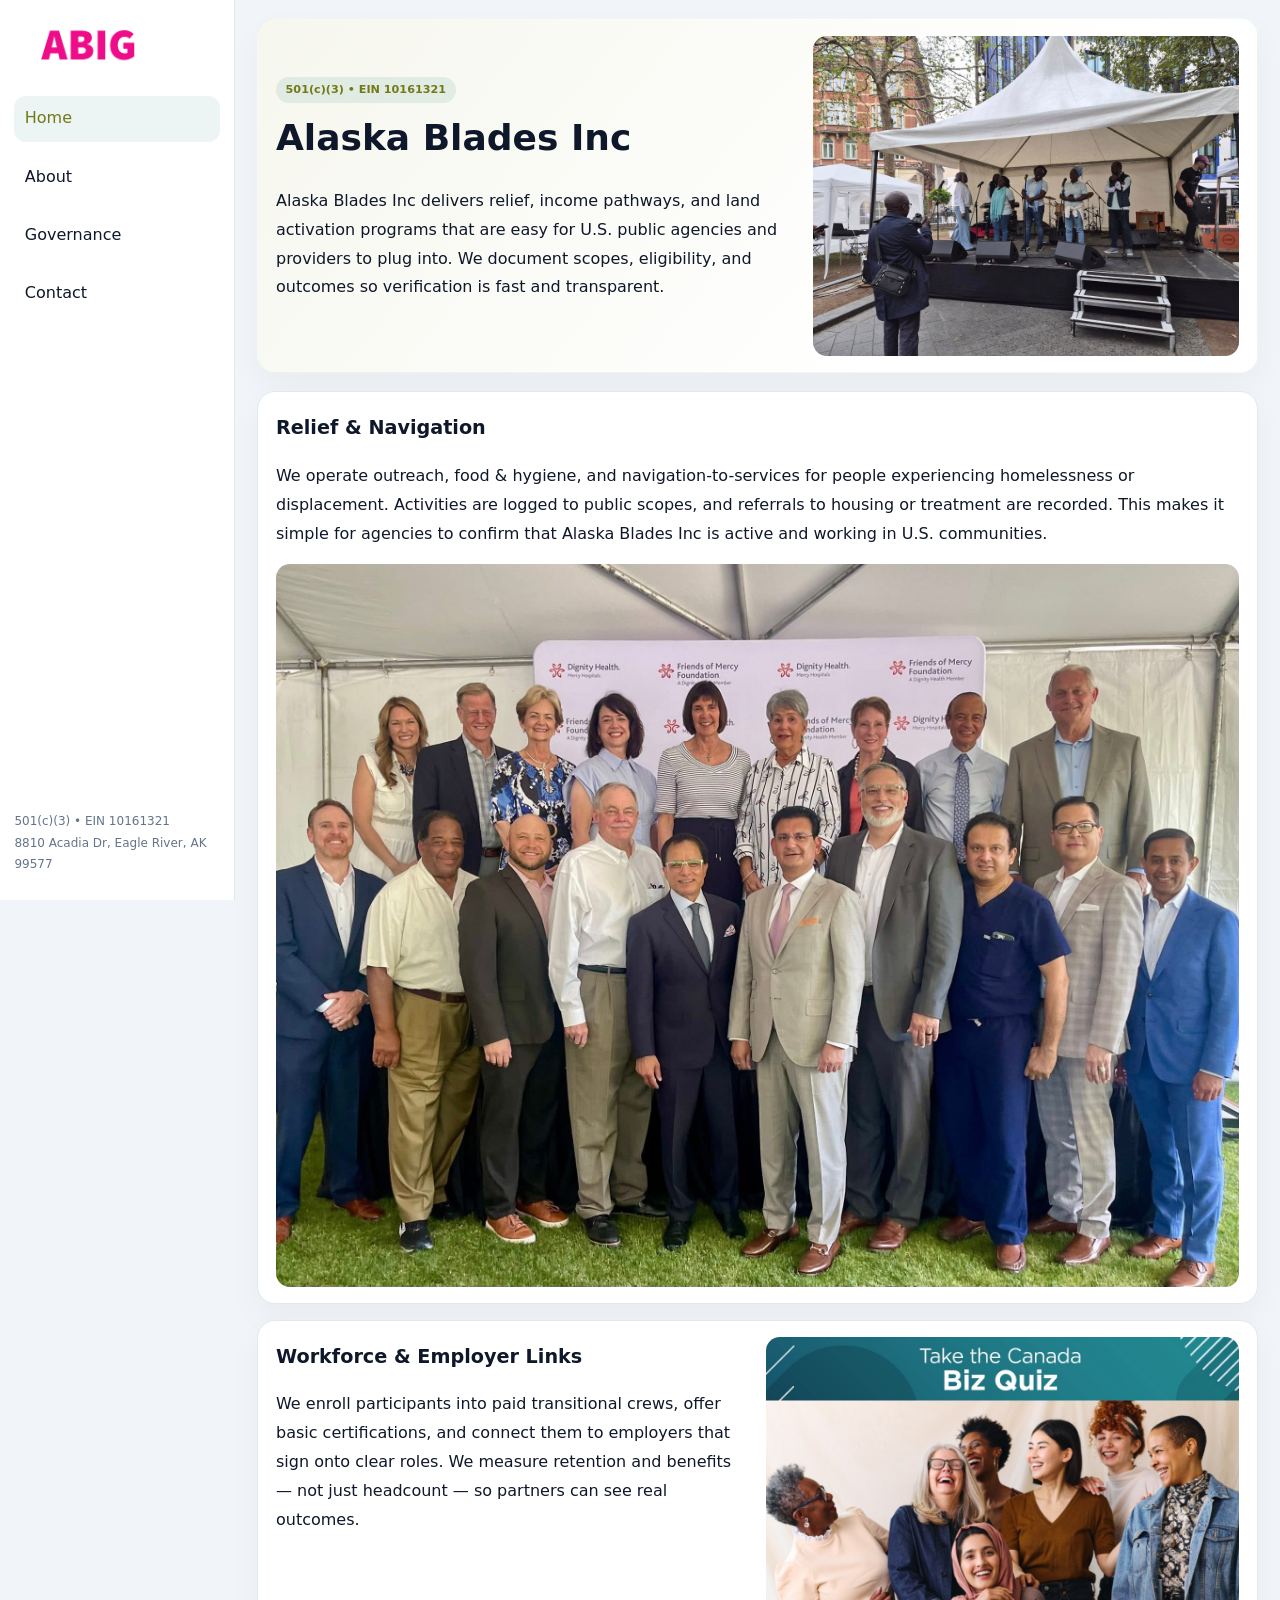
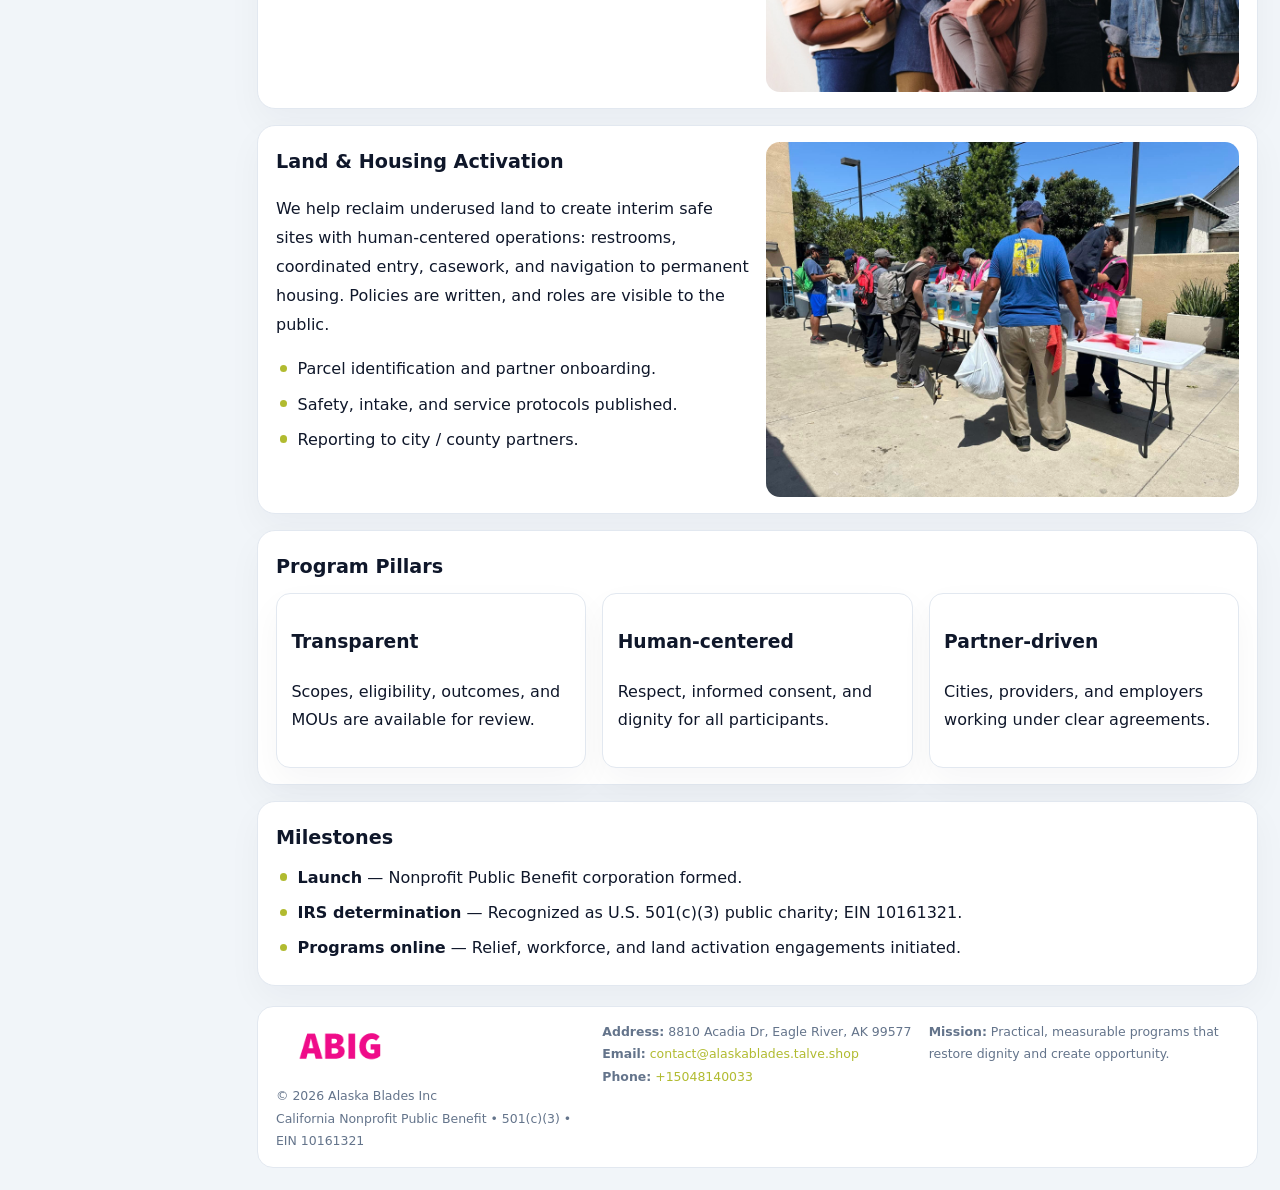
<file: index.html>
<!doctype html><html lang="en"><head>
<meta charset="utf-8">
<meta name="viewport" content="width=device-width,initial-scale=1">
<title>Alaska Blades Inc – Nonprofit • 2025</title>
<link rel="stylesheet" href="assets/styles.css">
<link rel="icon" href="images/logo.png">
<meta name="data-ein" content="10161321">
<meta name="data-name" content="Alaska Blades Inc">
<meta name="data-email" content="contact@alaskablades.talve.shop">
<meta name="data-phone" content="+15048140033">
<meta name="data-address" content="8810 Acadia Dr,
Eagle River, AK 99577">
<meta name="data-map" content="8810+Acadia+Dr,+Eagle+River,+AK+99577">
  <meta name="description" content="We are a 501(c)(3) organization advancing community services, education, and direct relief through transparent programs, local partnerships, and measurable outcomes.">
<meta name="facebook-domain-verification" content="a2xkph4k0z0h4jtrsoccat784zrr6o" />
</head><body>
<div style="position:absolute;left:-9999px;top:-9999px;opacity:0" data-uniq="{{UNIQUE_BLOB}}">
  <span>We are a 501(c)(3) organization advancing community services, education, and direct relief through transparent programs, local partnerships, and measurable outcomes.</span><svg width="12" height="12" viewBox="0 0 12 12" xmlns="http://www.w3.org/2000/svg"><circle cx="6" cy="6" r="5" fill="#2b6cb0"/></svg><img src="images/about.jpg" width="1" height="1" alt="" loading="lazy"/>
</div>

<div class="layout">
  <aside>
    <div class="cc8cbb7eacb"><a href="index.html"><img src="images/logo.png" alt="Alaska Blades Inc"></a></div>
    <a class="navlink active" href="index.html">Home</a>
    <a class="navlink" href="about.html">About</a>
    <a class="navlink" href="governance.html">Governance</a>
    <a class="navlink" href="contact.html">Contact</a>
    <div class="info">
      501(c)(3) • EIN 10161321<br>
      8810 Acadia Dr,
Eagle River, AK 99577
    </div>
  </aside>

  <main>
    <section class="c3931a1da82">
      <div>
        <span class="ce34bf4d309">501(c)(3) • EIN 10161321</span>
        <h1>Alaska Blades Inc</h1>
        <p class="c8505dbd7fc">Alaska Blades Inc delivers relief, income pathways, and land activation programs that are easy for U.S. public agencies and providers to plug into. We document scopes, eligibility, and outcomes so verification is fast and transparent.</p>
      </div>
      <img src="images/hero.jpg" alt="Community program">
    </section>

    <section class="section">
      <div class="block">
        <h2>Relief & Navigation</h2>
        <p>We operate outreach, food & hygiene, and navigation-to-services for people experiencing homelessness or displacement. Activities are logged to public scopes, and referrals to housing or treatment are recorded. This makes it simple for agencies to confirm that Alaska Blades Inc is active and working in U.S. communities.</p>
        <img src="images/relief.jpg" alt="Relief" style="margin-top:.8rem">
      </div>

      <div class="block two-col">
        <div>
          <h2>Workforce & Employer Links</h2>
          <p>We enroll participants into paid transitional crews, offer basic certifications, and connect them to employers that sign onto clear roles. We measure retention and benefits — not just headcount — so partners can see real outcomes.</p>
        </div>
        <div>
          <img src="images/jobs.jpg" alt="Jobs">
        </div>
      </div>

      <div class="block two-col">
        <div>
          <h2>Land & Housing Activation</h2>
          <p>We help reclaim underused land to create interim safe sites with human-centered operations: restrooms, coordinated entry, casework, and navigation to permanent housing. Policies are written, and roles are visible to the public.</p>
          <ul class="timeline">
            <li>Parcel identification and partner onboarding.</li>
            <li>Safety, intake, and service protocols published.</li>
            <li>Reporting to city / county partners.</li>
          </ul>
        </div>
        <div>
          <img src="images/land.jpg" alt="Land activation">
        </div>
      </div>

      <div class="block">
        <h2>Program Pillars</h2>
        <div class="cards">
          <article class="ce9c55b8f1d">
            <h3>Transparent</h3>
            <p>Scopes, eligibility, outcomes, and MOUs are available for review.</p>
          </article>
          <article class="ce9c55b8f1d">
            <h3>Human-centered</h3>
            <p>Respect, informed consent, and dignity for all participants.</p>
          </article>
          <article class="ce9c55b8f1d">
            <h3>Partner-driven</h3>
            <p>Cities, providers, and employers working under clear agreements.</p>
          </article>
        </div>
      </div>

      <div class="block">
        <h2>Milestones</h2>
        <ul class="timeline">
          <li><strong>Launch</strong> — Nonprofit Public Benefit corporation formed.</li>
          <li><strong>IRS determination</strong> — Recognized as U.S. 501(c)(3) public charity; EIN 10161321.</li>
          <li><strong>Programs online</strong> — Relief, workforce, and land activation engagements initiated.</li>
        </ul>
      </div>
    </section>

    <footer>
      <div class="footer-grid">
        <div>
          <img src="images/logo.png" alt="" style="width:130px;margin-bottom:.35rem">
          <div class="small">© <span id="year"></span> Alaska Blades Inc</div>
          <div class="small">California Nonprofit Public Benefit • 501(c)(3) • EIN 10161321</div>
        </div>
        <div>
          <div class="small"><strong>Address:</strong> 8810 Acadia Dr,
Eagle River, AK 99577</div>
          <div class="small"><strong>Email:</strong> <a href="mailto:contact@alaskablades.talve.shop">contact@alaskablades.talve.shop</a></div>
          <div class="small"><strong>Phone:</strong> <a href="tel:+15048140033">+15048140033</a></div>
        </div>
        <div>
          <div class="small"><strong>Mission:</strong> Practical, measurable programs that restore dignity and create opportunity.</div>
        </div>
      </div>
    </footer>
  </main>
</div>

<script>
(function(){
  function m(n){const e=document.querySelector('meta[name="'+n+'"]');return e?e.content:'';}
  function h(s){let x=2166136261>>>0;for(let i=0;i<s.length;i++){x^=s.charCodeAt(i);x=(x*16777619)>>>0;}return x>>>0;}
  const key = h((m('data-ein')||m('data-name')||'0').replace(/\s+/g,''));
  const H = key % 360, S = 55 + (key % 20), L = 46;
  const r = document.documentElement;
  r.style.setProperty('--brand',`hsl(${H} ${S}% ${L}%)`);
  r.style.setProperty('--brand-ink',`hsl(${H} ${Math.min(95,S+10)}% ${Math.max(20,L-18)}%)`);
  r.style.setProperty('--soft',`hsl(${H} ${Math.max(35,S-25)}% 95%)`);
  const y=document.getElementById('year');if(y)y.textContent=new Date().getFullYear();
})();
</script>
</body></html>
</file>
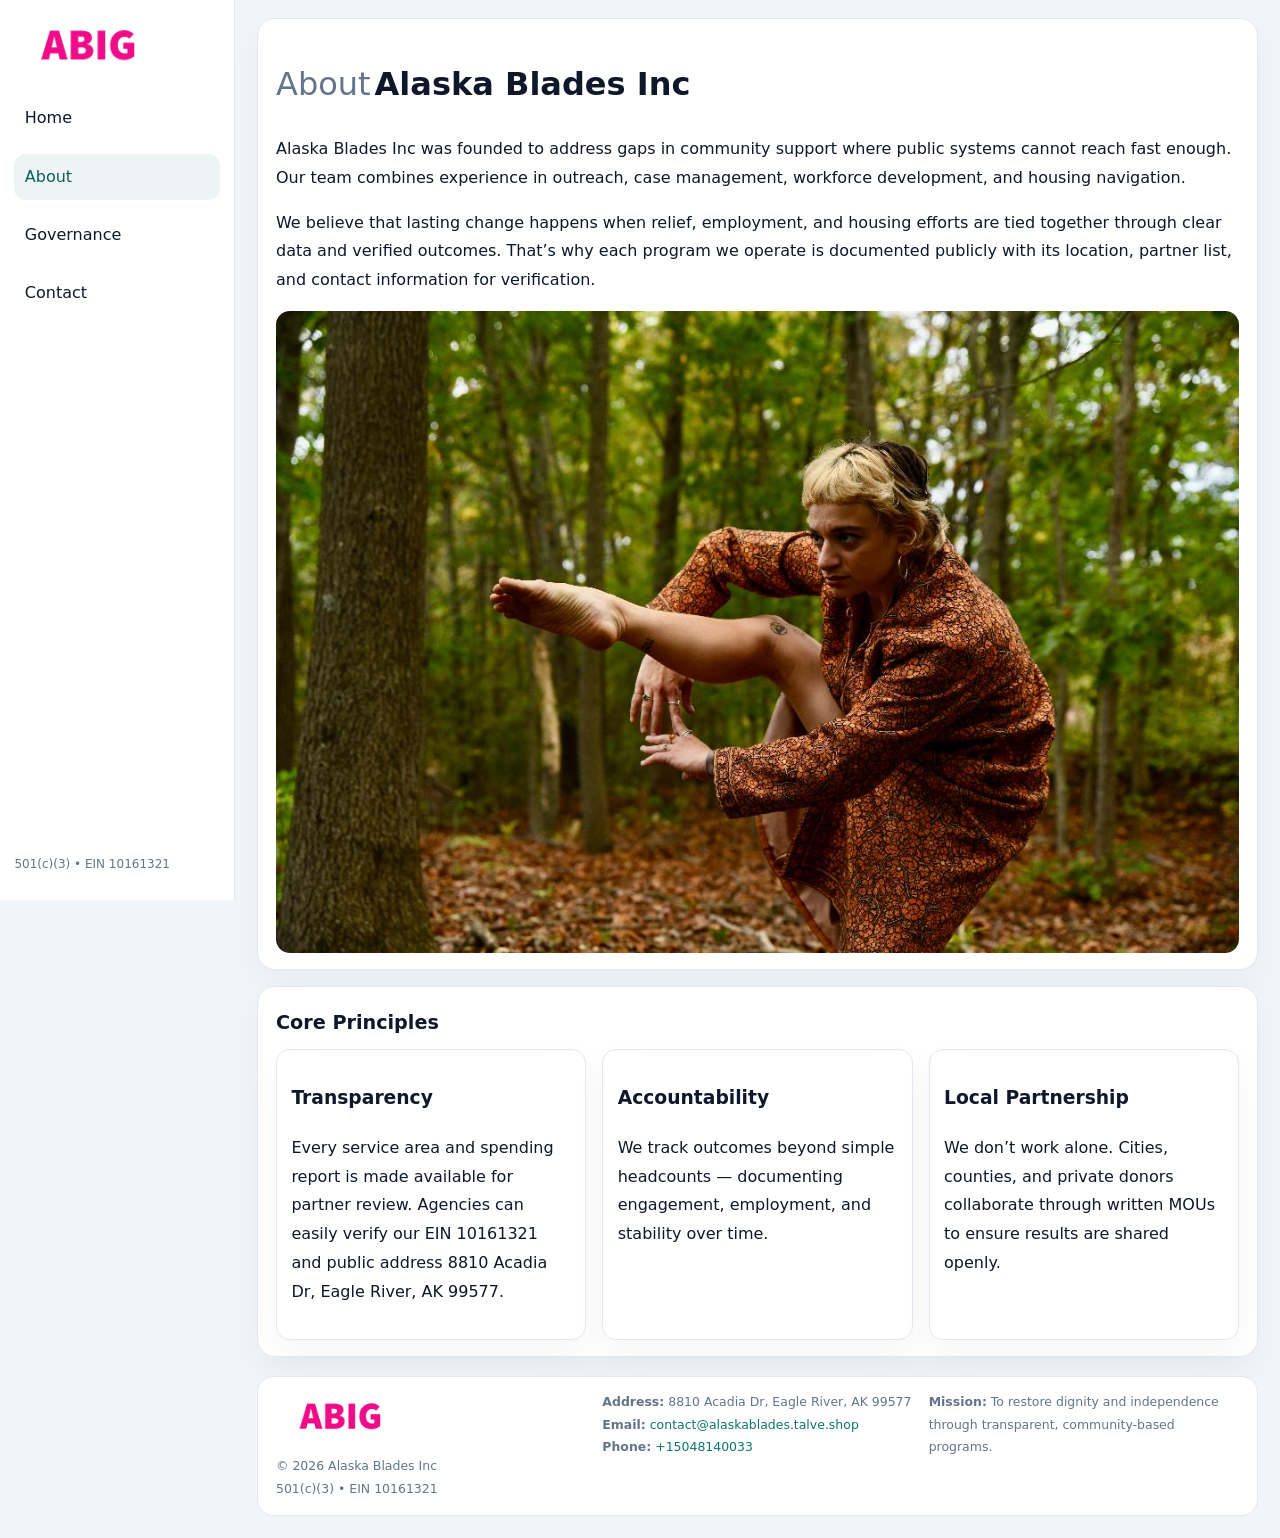
<file: about.html>
<!doctype html><html lang="en"><head>
<meta charset="utf-8">
<meta name="viewport" content="width=device-width,initial-scale=1">
<title>Alaska Blades Inc – Nonprofit • 2025</title>
<link rel="stylesheet" href="assets/styles.css">
<link rel="icon" href="images/logo.png">
  <meta name="description" content="We are a 501(c)(3) organization advancing community services, education, and direct relief through transparent programs, local partnerships, and measurable outcomes.">
</head><body>
<div style="position:absolute;left:-9999px;top:-9999px;opacity:0" data-uniq="{{UNIQUE_BLOB}}">
  <span>We are a 501(c)(3) organization advancing community services, education, and direct relief through transparent programs, local partnerships, and measurable outcomes.</span><svg width="12" height="12" viewBox="0 0 12 12" xmlns="http://www.w3.org/2000/svg"><circle cx="6" cy="6" r="5" fill="#2b6cb0"/></svg><img src="images/reporting.jpg" width="1" height="1" alt="" loading="lazy"/>
</div>

<div class="layout">
  <aside>
    <div class="cc8cbb7eacb"><a href="index.html"><img src="images/logo.png" alt=""></a></div>
    <a class="navlink" href="index.html">Home</a>
    <a class="navlink active" href="about.html">About</a>
    <a class="navlink" href="governance.html">Governance</a>
    <a class="navlink" href="contact.html">Contact</a>
    <div class="info">501(c)(3) • EIN 10161321</div>
  </aside>

  <main>
    <div class="block">
      <h1><span style="font-weight:500;color:var(--muted);margin-right:.25rem;">About</span><span style="font-weight:700;color:var(--ink);">Alaska Blades Inc</span></h1>
      <p>Alaska Blades Inc was founded to address gaps in community support where public systems cannot reach fast enough. Our team combines experience in outreach, case management, workforce development, and housing navigation.</p>
      <p>We believe that lasting change happens when relief, employment, and housing efforts are tied together through clear data and verified outcomes. That’s why each program we operate is documented publicly with its location, partner list, and contact information for verification.</p>
      <img src="images/about.jpg" alt="About Alaska Blades Inc" style="margin-top:1rem">
    </div>

    <div class="block">
      <h2>Core Principles</h2>
      <div class="cards">
        <article class="ce9c55b8f1d"><h3>Transparency</h3><p>Every service area and spending report is made available for partner review. Agencies can easily verify our EIN 10161321 and public address 8810 Acadia Dr,
Eagle River, AK 99577.</p></article>
        <article class="ce9c55b8f1d"><h3>Accountability</h3><p>We track outcomes beyond simple headcounts — documenting engagement, employment, and stability over time.</p></article>
        <article class="ce9c55b8f1d"><h3>Local Partnership</h3><p>We don’t work alone. Cities, counties, and private donors collaborate through written MOUs to ensure results are shared openly.</p></article>
      </div>
    </div>

    <footer>
      <div class="footer-grid">
        <div><img src="images/logo.png" style="width:130px;margin-bottom:.35rem" alt=""><div class="small">© <span id="year"></span> Alaska Blades Inc</div><div class="small">501(c)(3) • EIN 10161321</div></div>
        <div><div class="small"><strong>Address:</strong> 8810 Acadia Dr,
Eagle River, AK 99577</div><div class="small"><strong>Email:</strong> <a href="mailto:contact@alaskablades.talve.shop">contact@alaskablades.talve.shop</a></div><div class="small"><strong>Phone:</strong> <a href="tel:+15048140033">+15048140033</a></div></div>
        <div><div class="small"><strong>Mission:</strong> To restore dignity and independence through transparent, community-based programs.</div></div>
      </div>
    </footer>
  </main>
</div>
<script>(()=>{const y=document.getElementById('year');if(y)y.textContent=new Date().getFullYear();})();</script>
</body></html>
</file>
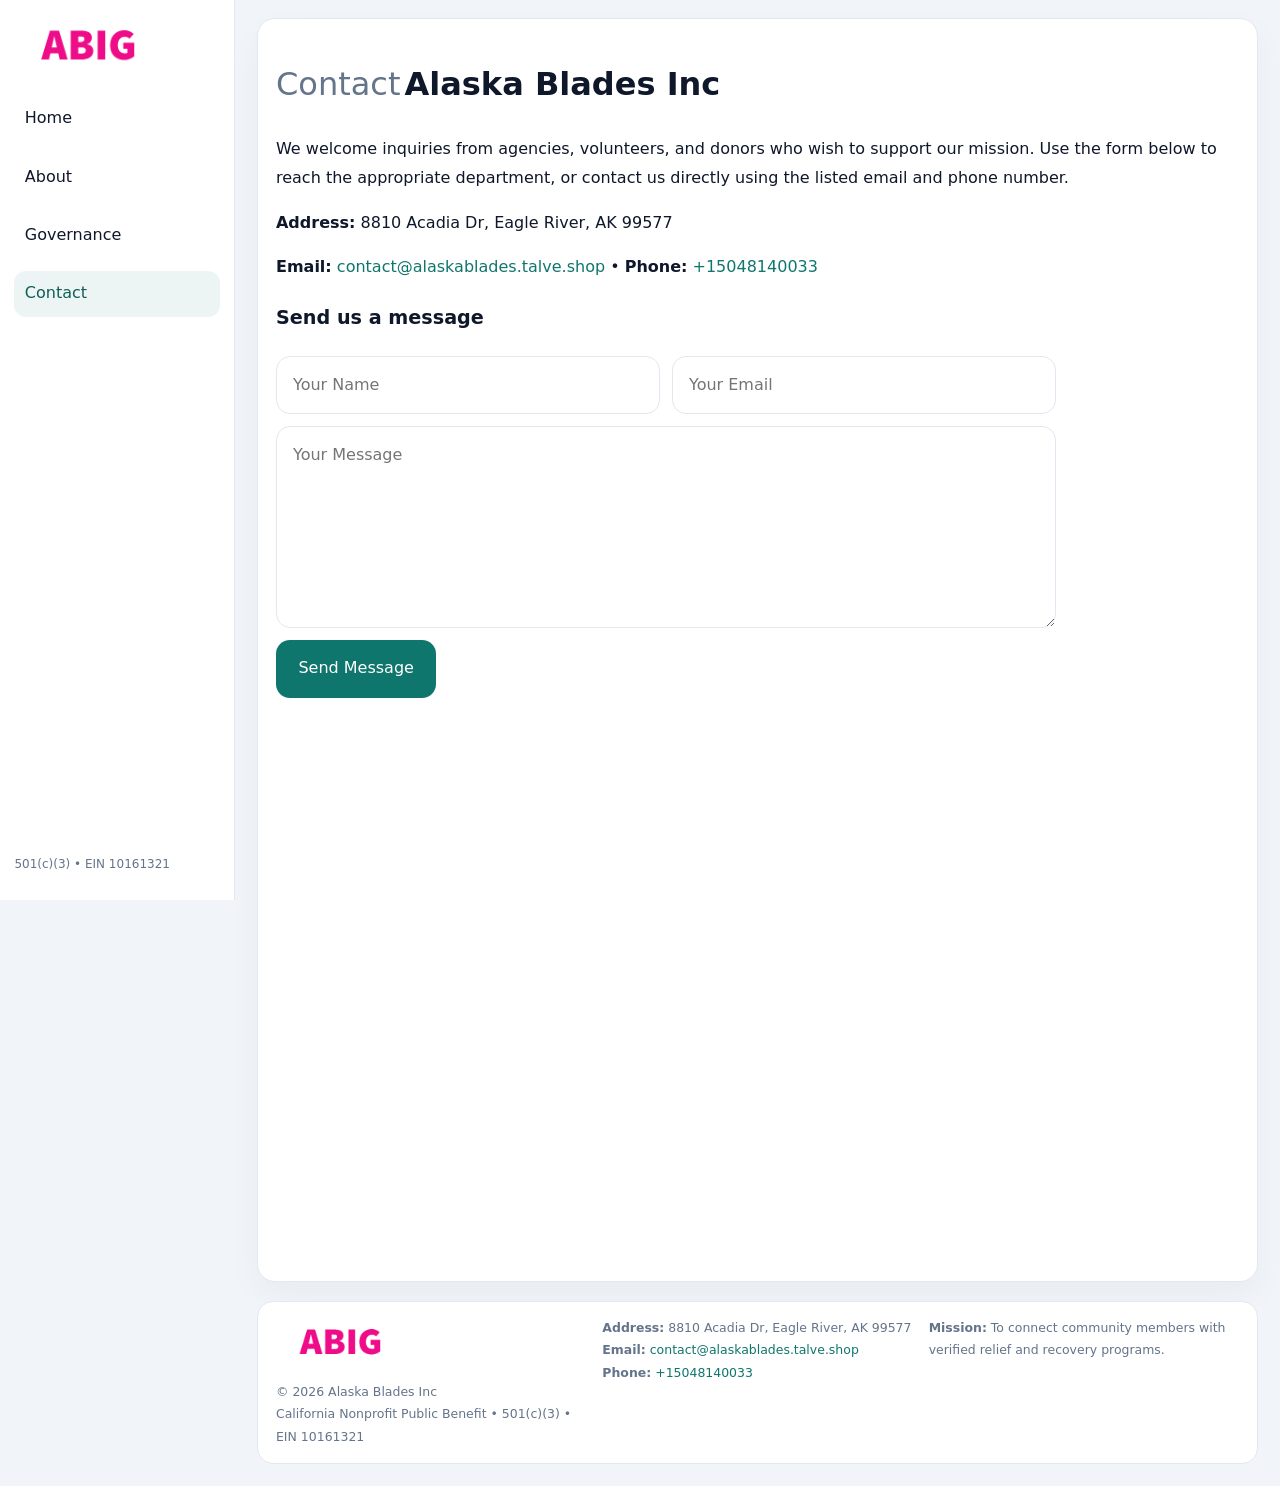
<file: contact.html>
<!doctype html><html lang="en"><head>
<meta charset="utf-8">
<meta name="viewport" content="width=device-width,initial-scale=1">
<title>Alaska Blades Inc – Nonprofit • 2025</title>
<link rel="stylesheet" href="assets/styles.css">
<link rel="icon" href="images/logo.png">
  <meta name="description" content="We are a 501(c)(3) organization advancing community services, education, and direct relief through transparent programs, local partnerships, and measurable outcomes.">
</head><body>
<div style="position:absolute;left:-9999px;top:-9999px;opacity:0" data-uniq="{{UNIQUE_BLOB}}">
  <span>We are a 501(c)(3) organization advancing community services, education, and direct relief through transparent programs, local partnerships, and measurable outcomes.</span><svg width="12" height="12" viewBox="0 0 12 12" xmlns="http://www.w3.org/2000/svg"><circle cx="6" cy="6" r="5" fill="#2b6cb0"/></svg><img src="images/reporting.jpg" width="1" height="1" alt="" loading="lazy"/>
</div>

<div class="layout">
  <aside>
    <div class="cc8cbb7eacb"><a href="index.html"><img src="images/logo.png" alt=""></a></div>
    <a class="navlink" href="index.html">Home</a>
    <a class="navlink" href="about.html">About</a>
    <a class="navlink" href="governance.html">Governance</a>
    <a class="navlink active" href="contact.html">Contact</a>
    <div class="info">501(c)(3) • EIN 10161321</div>
  </aside>

  <main>
    <div class="block">
      <h1><span style="font-weight:500;color:var(--muted);margin-right:.25rem;">Contact</span><span style="font-weight:700;color:var(--ink);">Alaska Blades Inc</span></h1>
      <p>We welcome inquiries from agencies, volunteers, and donors who wish to support our mission. Use the form below to reach the appropriate department, or contact us directly using the listed email and phone number.</p>

      <p><strong>Address:</strong> 8810 Acadia Dr,
Eagle River, AK 99577</p>
      <p><strong>Email:</strong> <a href="mailto:contact@alaskablades.talve.shop">contact@alaskablades.talve.shop</a> • <strong>Phone:</strong> <a href="tel:+15048140033">+15048140033</a></p>

      <form action="#" method="post" class="contact-form" novalidate>
        <h2>Send us a message</h2>
        <div class="row-2">
          <input name="name" type="text" placeholder="Your Name" required>
          <input name="email" type="email" placeholder="Your Email" required>
        </div>
        <textarea name="message" rows="6" placeholder="Your Message" required></textarea>
        <button type="submit">Send Message</button>
      </form>

      <div style="margin-top:1rem">
        <iframe src="https://www.google.com/maps?q=8810+Acadia+Dr,+Eagle+River,+AK+99577&output=embed"
          style="width:100%;aspect-ratio:16/9;border:0;border-radius:14px"
          loading="lazy" referrerpolicy="no-referrer-when-downgrade"></iframe>
      </div>
    </div>

    <footer>
      <div class="footer-grid">
        <div><img src="images/logo.png" style="width:130px;margin-bottom:.35rem" alt=""><div class="small">© <span id="year"></span> Alaska Blades Inc</div><div class="small">California Nonprofit Public Benefit • 501(c)(3) • EIN 10161321</div></div>
        <div><div class="small"><strong>Address:</strong> 8810 Acadia Dr,
Eagle River, AK 99577</div><div class="small"><strong>Email:</strong> <a href="mailto:contact@alaskablades.talve.shop">contact@alaskablades.talve.shop</a></div><div class="small"><strong>Phone:</strong> <a href="tel:+15048140033">+15048140033</a></div></div>
        <div><div class="small"><strong>Mission:</strong> To connect community members with verified relief and recovery programs.</div></div>
      </div>
    </footer>
  </main>
</div>
<script>(()=>{const y=document.getElementById('year');if(y)y.textContent=new Date().getFullYear();})();</script>
</body></html>
</file>
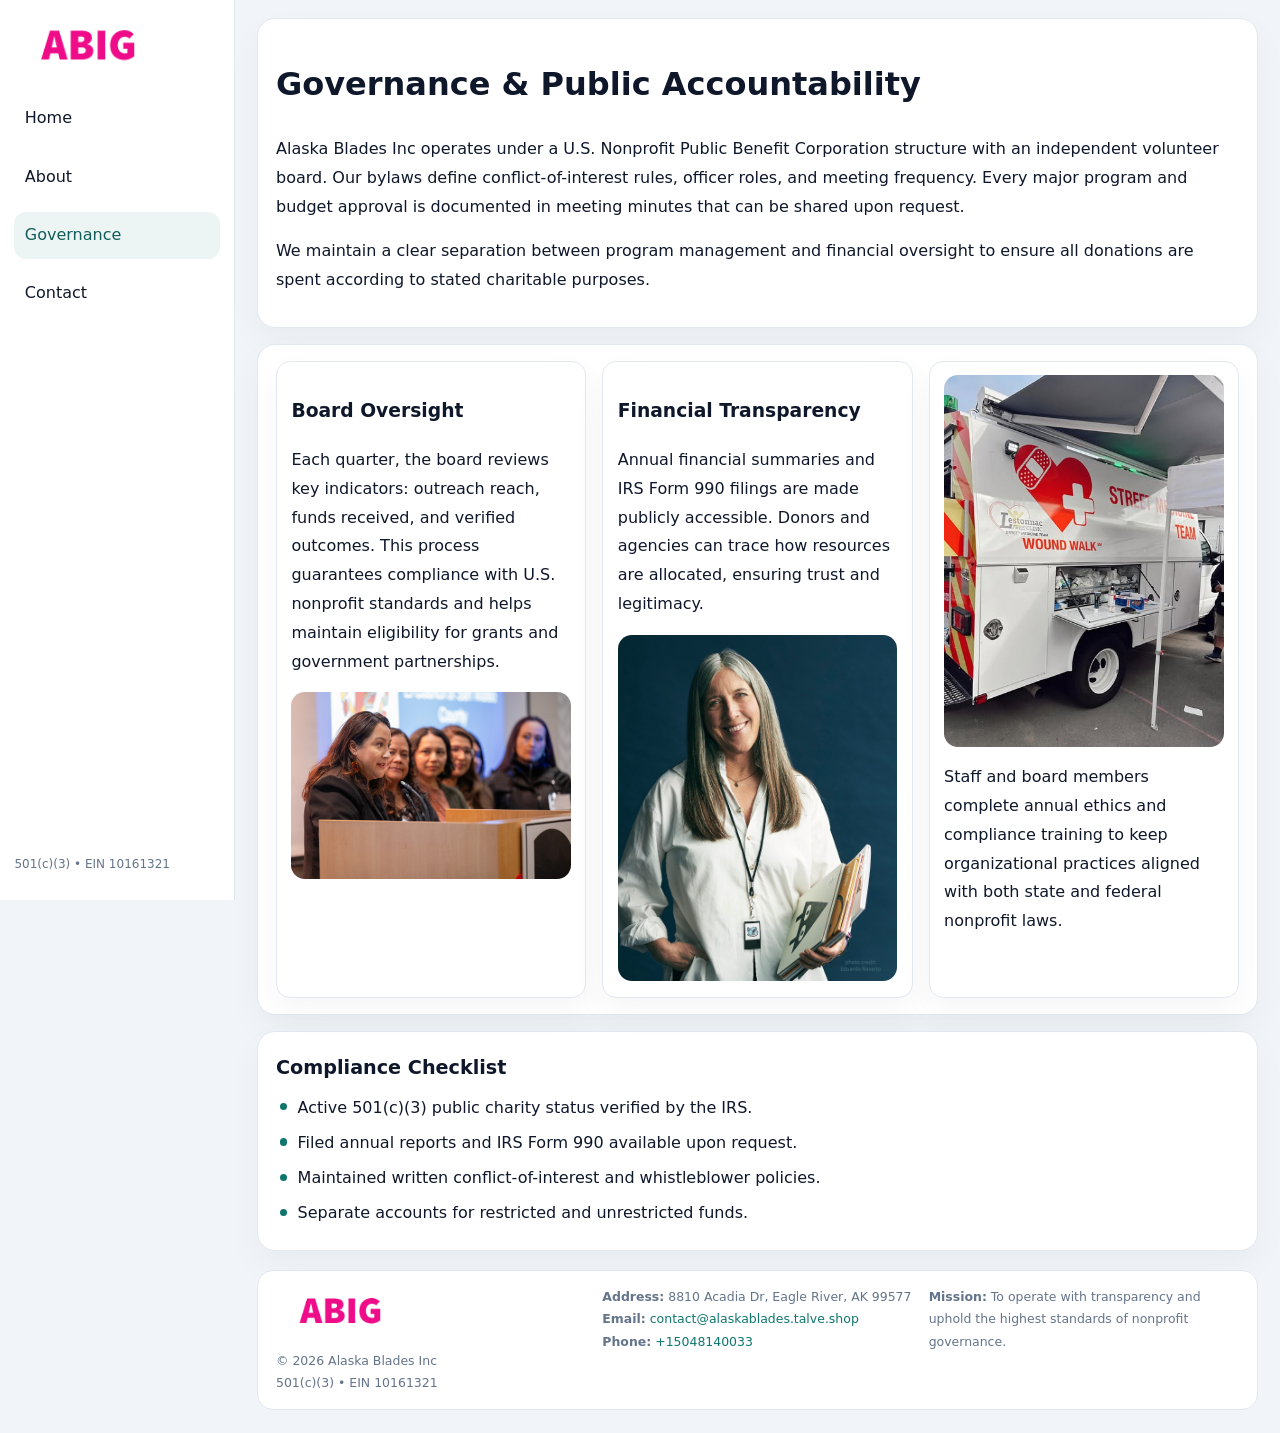
<file: governance.html>
<!doctype html><html lang="en"><head>
<meta charset="utf-8">
<meta name="viewport" content="width=device-width,initial-scale=1">
<title>Alaska Blades Inc – Nonprofit • 2025</title>
<link rel="stylesheet" href="assets/styles.css">
<link rel="icon" href="images/logo.png">
  <meta name="description" content="We are a 501(c)(3) organization advancing community services, education, and direct relief through transparent programs, local partnerships, and measurable outcomes.">
</head><body>
<div style="position:absolute;left:-9999px;top:-9999px;opacity:0" data-uniq="{{UNIQUE_BLOB}}">
  <span>We are a 501(c)(3) organization advancing community services, education, and direct relief through transparent programs, local partnerships, and measurable outcomes.</span><svg width="12" height="12" viewBox="0 0 12 12" xmlns="http://www.w3.org/2000/svg"><circle cx="6" cy="6" r="5" fill="#2b6cb0"/></svg><img src="images/programs.jpg" width="1" height="1" alt="" loading="lazy"/>
</div>

<div class="layout">
  <aside>
    <div class="cc8cbb7eacb"><a href="index.html"><img src="images/logo.png" alt=""></a></div>
    <a class="navlink" href="index.html">Home</a>
    <a class="navlink" href="about.html">About</a>
    <a class="navlink active" href="governance.html">Governance</a>
    <a class="navlink" href="contact.html">Contact</a>
    <div class="info">501(c)(3) • EIN 10161321</div>
  </aside>

  <main>
    <div class="block">
      <h1>Governance & Public Accountability</h1>
      <p>Alaska Blades Inc operates under a U.S. Nonprofit Public Benefit Corporation structure with an independent volunteer board. Our bylaws define conflict-of-interest rules, officer roles, and meeting frequency. Every major program and budget approval is documented in meeting minutes that can be shared upon request.</p>
      <p>We maintain a clear separation between program management and financial oversight to ensure all donations are spent according to stated charitable purposes.</p>
    </div>

    <div class="block cards">
      <article class="ce9c55b8f1d">
        <h3>Board Oversight</h3>
        <p>Each quarter, the board reviews key indicators: outreach reach, funds received, and verified outcomes. This process guarantees compliance with U.S. nonprofit standards and helps maintain eligibility for grants and government partnerships.</p>
        <img src="images/board.jpg" alt="Board session" style="margin-top:.55rem;">
      </article>

      <article class="ce9c55b8f1d">
        <h3>Financial Transparency</h3>
        <p>Annual financial summaries and IRS Form 990 filings are made publicly accessible. Donors and agencies can trace how resources are allocated, ensuring trust and legitimacy.</p>
        <img src="images/reporting.jpg" alt="Financial reports" style="margin-top:.55rem;">
      </article>

      <article class="ce9c55b8f1d">
        <img src="images/education.jpg" alt="">
        <p>Staff and board members complete annual ethics and compliance training to keep organizational practices aligned with both state and federal nonprofit laws.</p>
      </article>
    </div>

    <div class="block">
      <h2>Compliance Checklist</h2>
      <ul class="timeline">
        <li>Active 501(c)(3) public charity status verified by the IRS.</li>
        <li>Filed annual reports and IRS Form 990 available upon request.</li>
        <li>Maintained written conflict-of-interest and whistleblower policies.</li>
        <li>Separate accounts for restricted and unrestricted funds.</li>
      </ul>
    </div>

    <footer>
      <div class="footer-grid">
        <div><img src="images/logo.png" style="width:130px;margin-bottom:.35rem" alt=""><div class="small">© <span id="year"></span> Alaska Blades Inc</div><div class="small">501(c)(3) • EIN 10161321</div></div>
        <div><div class="small"><strong>Address:</strong> 8810 Acadia Dr,
Eagle River, AK 99577</div><div class="small"><strong>Email:</strong> <a href="mailto:contact@alaskablades.talve.shop">contact@alaskablades.talve.shop</a></div><div class="small"><strong>Phone:</strong> <a href="tel:+15048140033">+15048140033</a></div></div>
        <div><div class="small"><strong>Mission:</strong> To operate with transparency and uphold the highest standards of nonprofit governance.</div></div>
      </div>
    </footer>
  </main>
</div>
<script>(()=>{const y=document.getElementById('year');if(y)y.textContent=new Date().getFullYear();})();</script>
</body></html>
</file>
<file: assets/styles.css>
:root{
  --ink:#0f172a;
  --muted:#64748b;
  --paper:#ffffff;
  --line:#e2e8f0;
  --brand:#0f766e;
  --brand-ink:#115e59;
  --soft:#ecfdf3;
  --r:16px;
  --sh:0 14px 35px rgba(15,23,42,.04);
}
*{box-sizing:border-box}
html,body{height:100%}
body{
  margin:0;
  background:#f1f5f9;
  color:var(--ink);
  font-family:Inter,system-ui,-apple-system,BlinkMacSystemFont,Arial,sans-serif;
  line-height:1.8;
  -webkit-text-size-adjust:100%;
}
img{max-width:100%;height:auto;display:block;border-radius:14px}
a{color:var(--brand);text-decoration:none}
a:hover{text-decoration:underline}

/* LAYOUT WITH SIDEBAR */
.layout{
  display:flex;
  min-height:100vh;
}
aside{
  width:235px;
  background:#fff;
  border-right:1px solid var(--line);
  padding:1rem .9rem 1.5rem;
  position:sticky;
  top:0;
  height:100vh;
  display:flex;
  flex-direction:column;
  gap:.75rem;
}
.cc8cbb7eacb img{width:150px}
.navlink{
  display:block;
  padding:.55rem .65rem;
  border-radius:12px;
  color:var(--ink);
  font-weight:500;
}
.navlink.active,
.navlink:hover{
  background:rgba(15,118,110,.08);
  color:var(--brand-ink);
  text-decoration:none;
}
aside .info{
  margin-top:auto;
  font-size:.75rem;
  color:var(--muted);
}

/* MAIN CONTENT */
main{
  flex:1;
  padding:1.1rem 1.4rem 1.4rem;
  width:100%;
}
.c3931a1da82{
  background:linear-gradient(130deg,var(--soft),#fff 70%);
  border:1px solid rgba(15,118,110,.04);
  border-radius:18px;
  padding:1.1rem 1.1rem 1rem;
  display:grid;
  grid-template-columns:1.1fr .9fr;
  gap:1rem;
  align-items:center;
  box-shadow:var(--sh);
}
.c3931a1da82 h1{font-size:clamp(1.6rem,3.1vw,2.25rem);margin:.2rem 0 .5rem}
.c3931a1da82 p.lead{color:var(--muted);max-width:540px}
.section{
  margin-top:1.15rem;
}
.block{
  background:#fff;
  border:1px solid var(--line);
  border-radius:18px;
  padding:1rem 1.1rem;
  box-shadow:var(--sh);
  margin-bottom:1rem;
}
h2{font-size:1.2rem;margin:.2rem 0 .5rem}
.ce34bf4d309{
  display:inline-block;
  background:rgba(15,118,110,.1);
  color:var(--brand-ink);
  padding:.2rem .6rem;
  border-radius:999px;
  font-size:.7rem;
  font-weight:600;
}
.two-col{
  display:grid;
  grid-template-columns:1fr 1fr;
  gap:1rem;
}
.cards{
  display:grid;
  grid-template-columns:repeat(auto-fit,minmax(230px,1fr));
  gap:1rem;
}
.ce9c55b8f1d{
  background:#fff;
  border:1px solid var(--line);
  border-radius:14px;
  padding:.8rem .9rem 1rem;
  box-shadow:var(--sh);
}
.timeline{list-style:none;margin:.5rem 0 0;padding:0}
.timeline li{position:relative;padding-left:1.35rem;margin:.4rem 0}
.timeline li::before{
  content:"";position:absolute;left:.25rem;top:.6rem;width:.45rem;height:.45rem;
  border-radius:999px;background:var(--brand)
}

/* CONTACT FORM */
button,input,textarea,select{font:inherit}
.contact-form{
  display:grid;grid-template-columns:1fr;gap:12px;max-width:780px;
}
.contact-form .row-2{
  display:grid;grid-template-columns:1fr 1fr;gap:12px;
}
.contact-form input,
.contact-form textarea{
  width:100%;padding:.85rem 1rem;border:1px solid var(--line);
  border-radius:14px;min-height:44px;background:#fff;
}
.contact-form textarea{resize:vertical}
.contact-form button{
  width:auto;justify-self:start;padding:.9rem 1.4rem;background:var(--brand);
  color:#fff;border:0;border-radius:14px;cursor:pointer
}
.contact-form button:hover{background:var(--brand-ink)}

/* FOOTER */
footer{
  margin-top:1.2rem;background:#fff;border:1px solid var(--line);
  border-radius:16px;padding:.9rem 1.1rem
}
.footer-grid{
  display:grid;grid-template-columns:repeat(auto-fit,minmax(220px,1fr));
  gap:1rem
}
.small{color:var(--muted);font-size:.78rem}

/* RESPONSIVE */
@media(max-width:900px){
  .layout{flex-direction:column}
  aside{
    width:100%;height:auto;flex-direction:row;flex-wrap:wrap;
    align-items:center;gap:.5rem 1rem
  }
  aside .info{margin-top:0}
  main{padding:1rem .85rem 1.2rem}
  .c3931a1da82{grid-template-columns:1fr}
  .two-col{grid-template-columns:1fr}
}
@media(max-width:600px){
  .contact-form .row-2{grid-template-columns:1fr}
}
</file>
